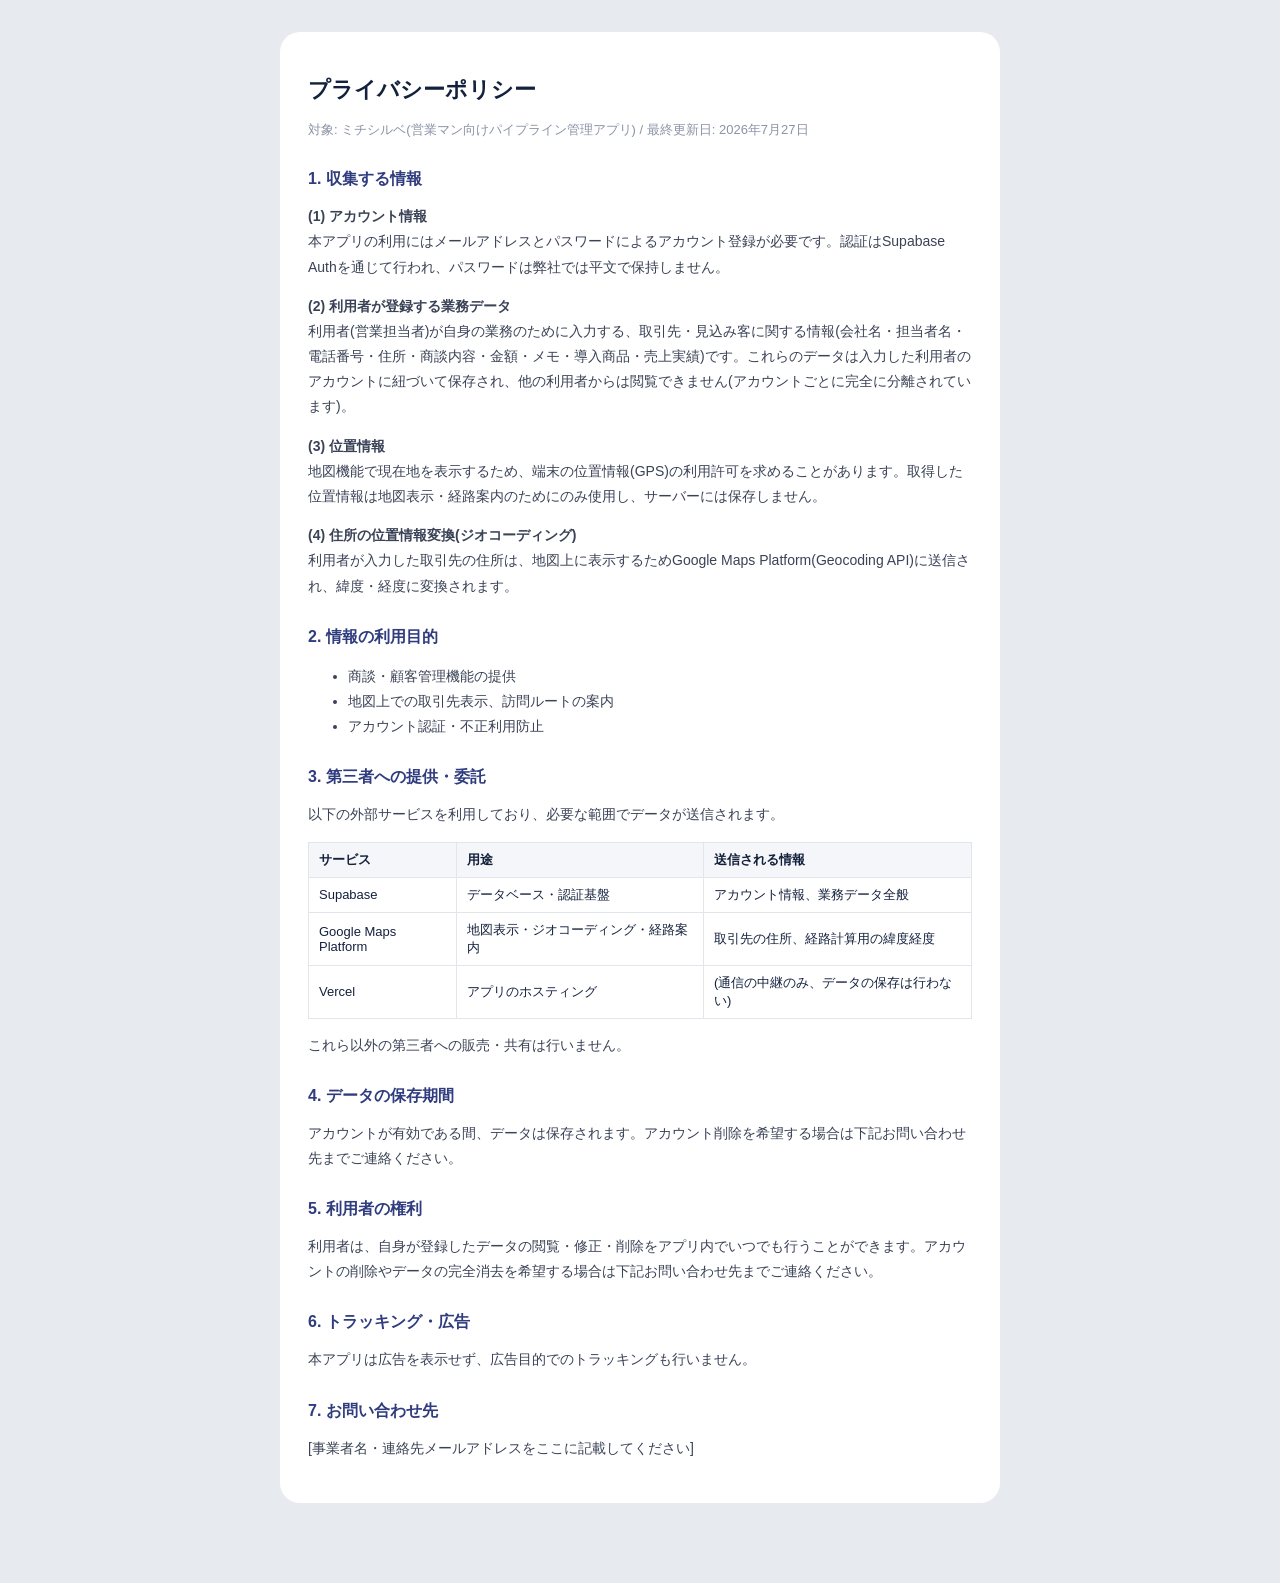
<file: privacy.html>
<!doctype html>
<html lang="ja">
<head>
<meta charset="UTF-8" />
<meta name="viewport" content="width=device-width, initial-scale=1.0" />
<title>プライバシーポリシー | ミチシルベ</title>
<style>
  body { font-family: -apple-system, BlinkMacSystemFont, "Hiragino Sans", sans-serif; background:#E7EAEF; color:#14213D; margin:0; padding:0; }
  .wrap { max-width: 720px; margin: 0 auto; padding: 32px 20px 80px; }
  h1 { font-size: 22px; margin-bottom: 4px; }
  .updated { color:#8A93A6; font-size: 13px; margin-bottom: 28px; }
  h2 { font-size: 16px; margin-top: 28px; color:#2F3C7E; }
  p, li { font-size: 14px; line-height: 1.8; color:#3A4256; }
  table { width:100%; border-collapse: collapse; margin: 12px 0; font-size: 13px; }
  th, td { border: 1px solid #E2E5EA; padding: 8px 10px; text-align: left; }
  th { background:#F5F6F9; }
  .card { background:#FFFFFF; border-radius: 20px; padding: 28px; }
</style>
</head>
<body>
  <div class="wrap">
    <div class="card">
      <h1>プライバシーポリシー</h1>
      <p class="updated">対象: ミチシルベ(営業マン向けパイプライン管理アプリ) / 最終更新日: 2026年7月27日</p>

      <h2>1. 収集する情報</h2>
      <p><strong>(1) アカウント情報</strong><br>
      本アプリの利用にはメールアドレスとパスワードによるアカウント登録が必要です。認証はSupabase Authを通じて行われ、パスワードは弊社では平文で保持しません。</p>
      <p><strong>(2) 利用者が登録する業務データ</strong><br>
      利用者(営業担当者)が自身の業務のために入力する、取引先・見込み客に関する情報(会社名・担当者名・電話番号・住所・商談内容・金額・メモ・導入商品・売上実績)です。これらのデータは入力した利用者のアカウントに紐づいて保存され、他の利用者からは閲覧できません(アカウントごとに完全に分離されています)。</p>
      <p><strong>(3) 位置情報</strong><br>
      地図機能で現在地を表示するため、端末の位置情報(GPS)の利用許可を求めることがあります。取得した位置情報は地図表示・経路案内のためにのみ使用し、サーバーには保存しません。</p>
      <p><strong>(4) 住所の位置情報変換(ジオコーディング)</strong><br>
      利用者が入力した取引先の住所は、地図上に表示するためGoogle Maps Platform(Geocoding API)に送信され、緯度・経度に変換されます。</p>

      <h2>2. 情報の利用目的</h2>
      <ul>
        <li>商談・顧客管理機能の提供</li>
        <li>地図上での取引先表示、訪問ルートの案内</li>
        <li>アカウント認証・不正利用防止</li>
      </ul>

      <h2>3. 第三者への提供・委託</h2>
      <p>以下の外部サービスを利用しており、必要な範囲でデータが送信されます。</p>
      <table>
        <tr><th>サービス</th><th>用途</th><th>送信される情報</th></tr>
        <tr><td>Supabase</td><td>データベース・認証基盤</td><td>アカウント情報、業務データ全般</td></tr>
        <tr><td>Google Maps Platform</td><td>地図表示・ジオコーディング・経路案内</td><td>取引先の住所、経路計算用の緯度経度</td></tr>
        <tr><td>Vercel</td><td>アプリのホスティング</td><td>(通信の中継のみ、データの保存は行わない)</td></tr>
      </table>
      <p>これら以外の第三者への販売・共有は行いません。</p>

      <h2>4. データの保存期間</h2>
      <p>アカウントが有効である間、データは保存されます。アカウント削除を希望する場合は下記お問い合わせ先までご連絡ください。</p>

      <h2>5. 利用者の権利</h2>
      <p>利用者は、自身が登録したデータの閲覧・修正・削除をアプリ内でいつでも行うことができます。アカウントの削除やデータの完全消去を希望する場合は下記お問い合わせ先までご連絡ください。</p>

      <h2>6. トラッキング・広告</h2>
      <p>本アプリは広告を表示せず、広告目的でのトラッキングも行いません。</p>

      <h2>7. お問い合わせ先</h2>
      <p>[事業者名・連絡先メールアドレスをここに記載してください]</p>
    </div>
  </div>
</body>
</html>
</file>
